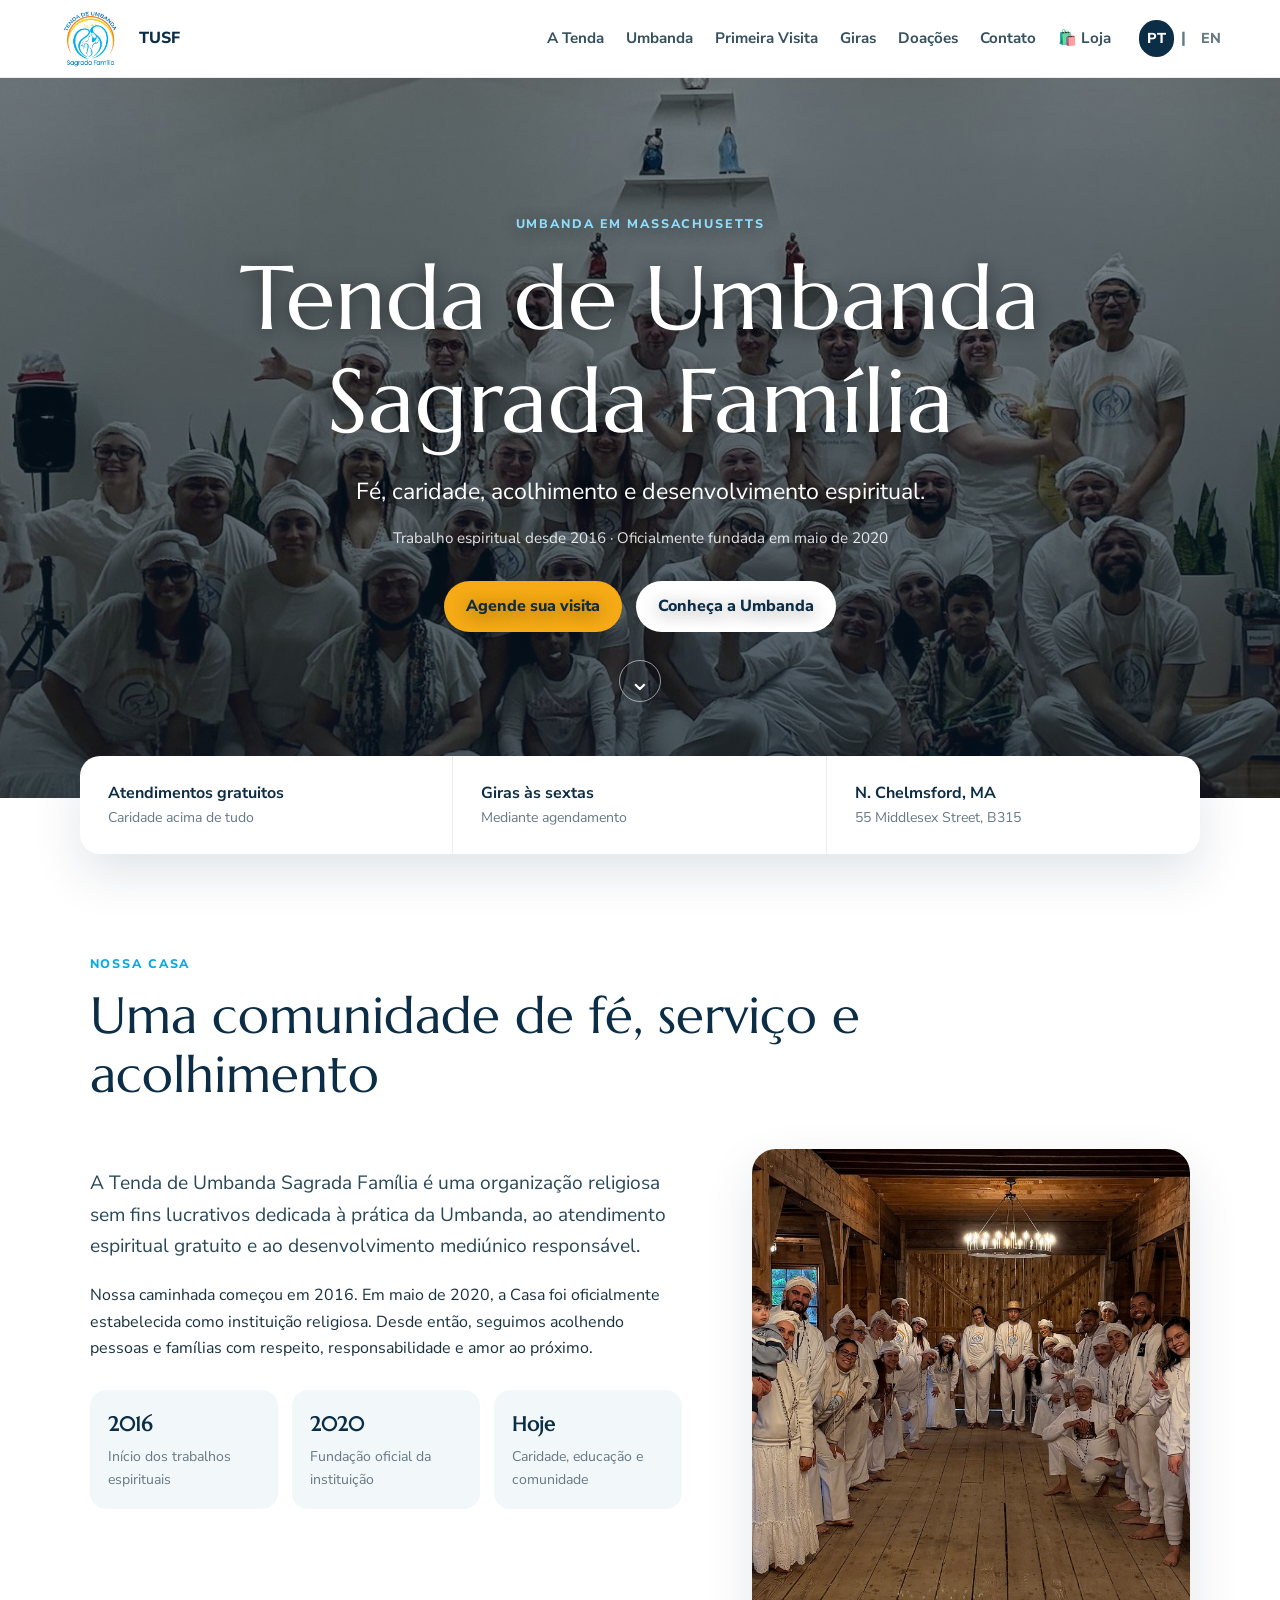
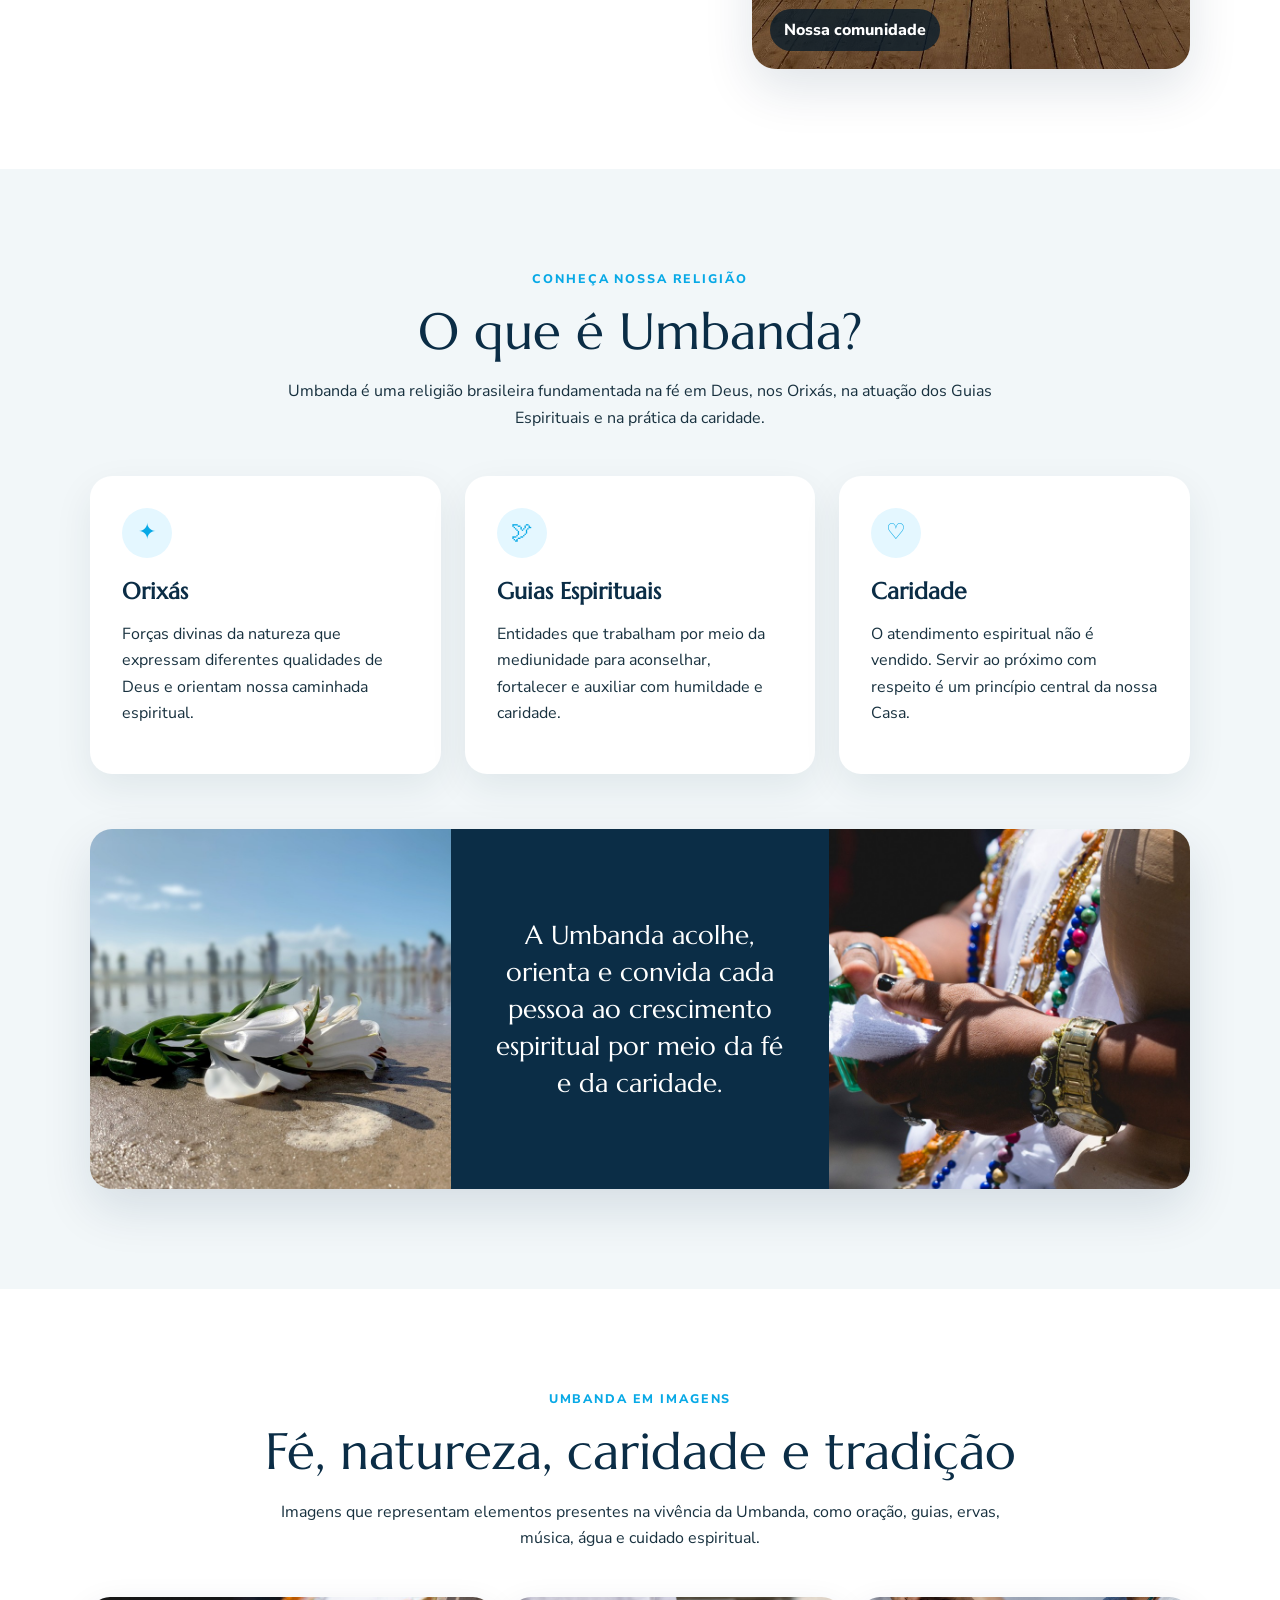
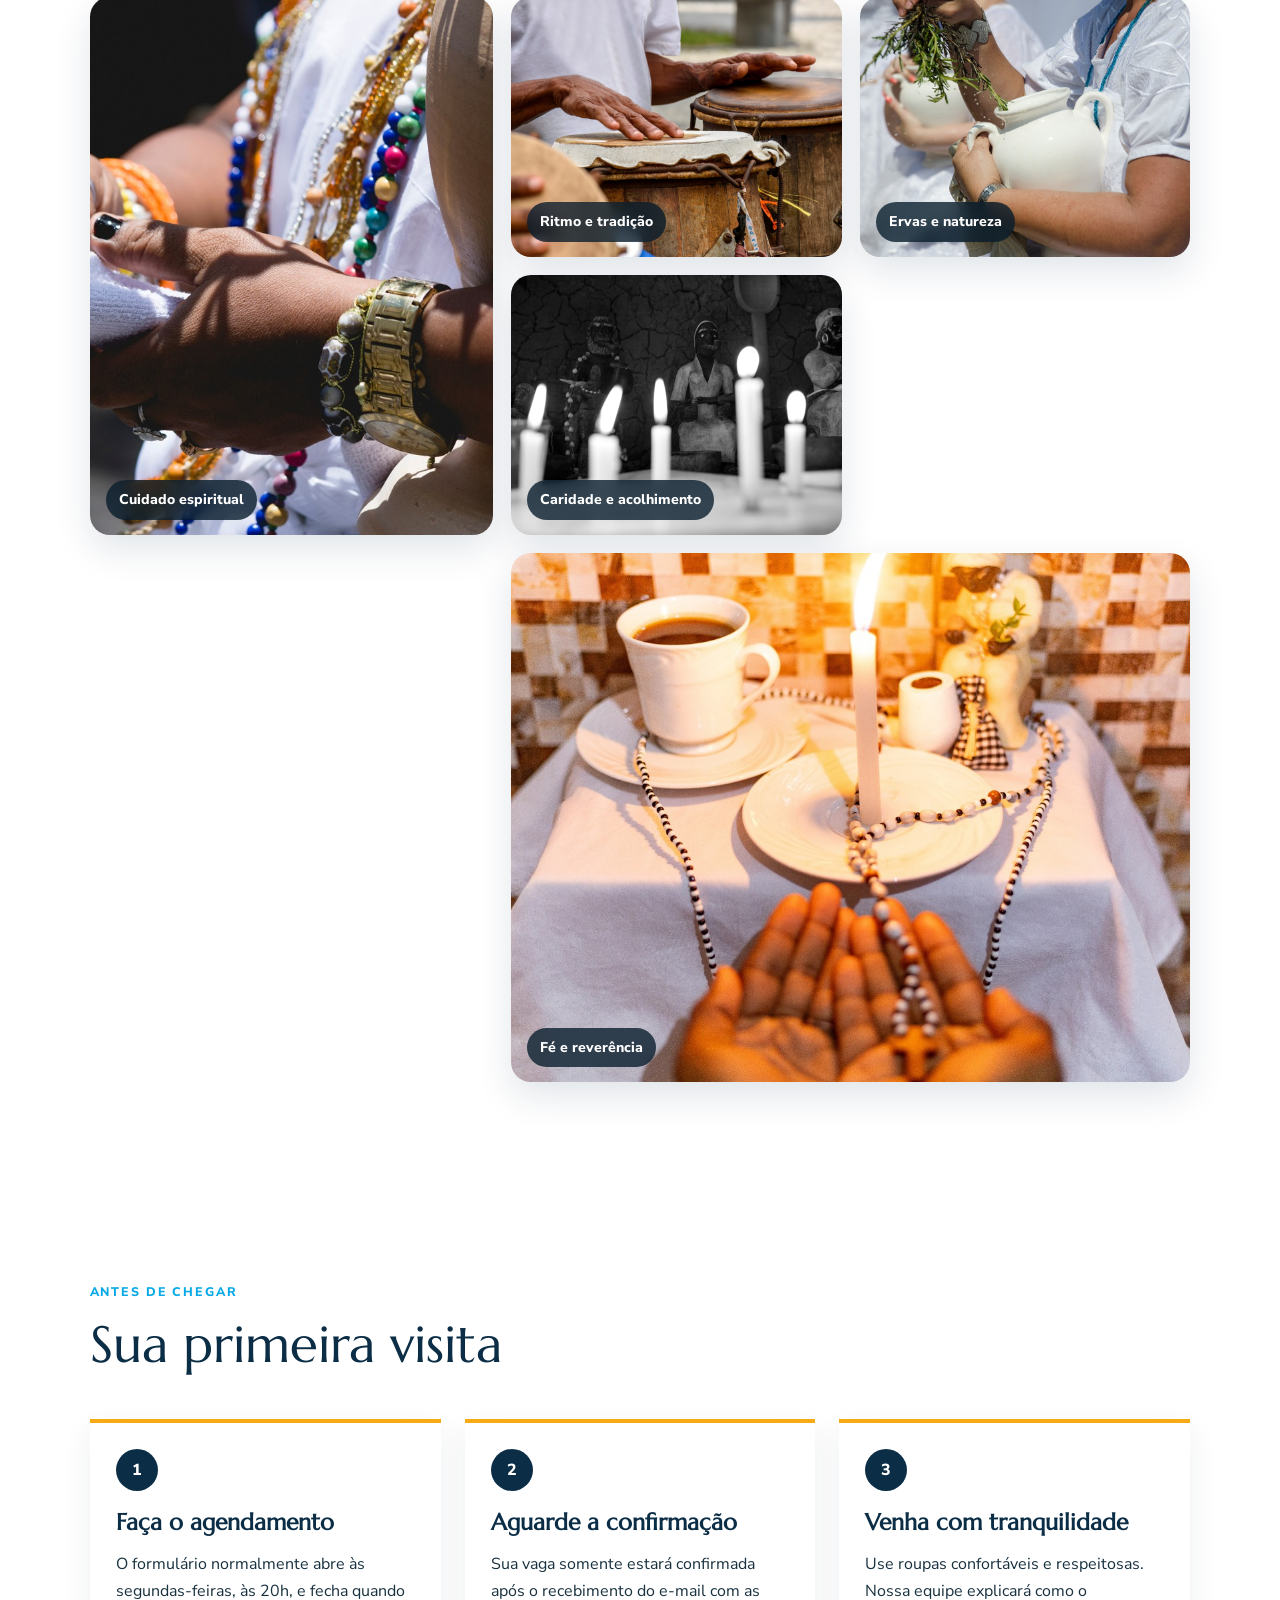
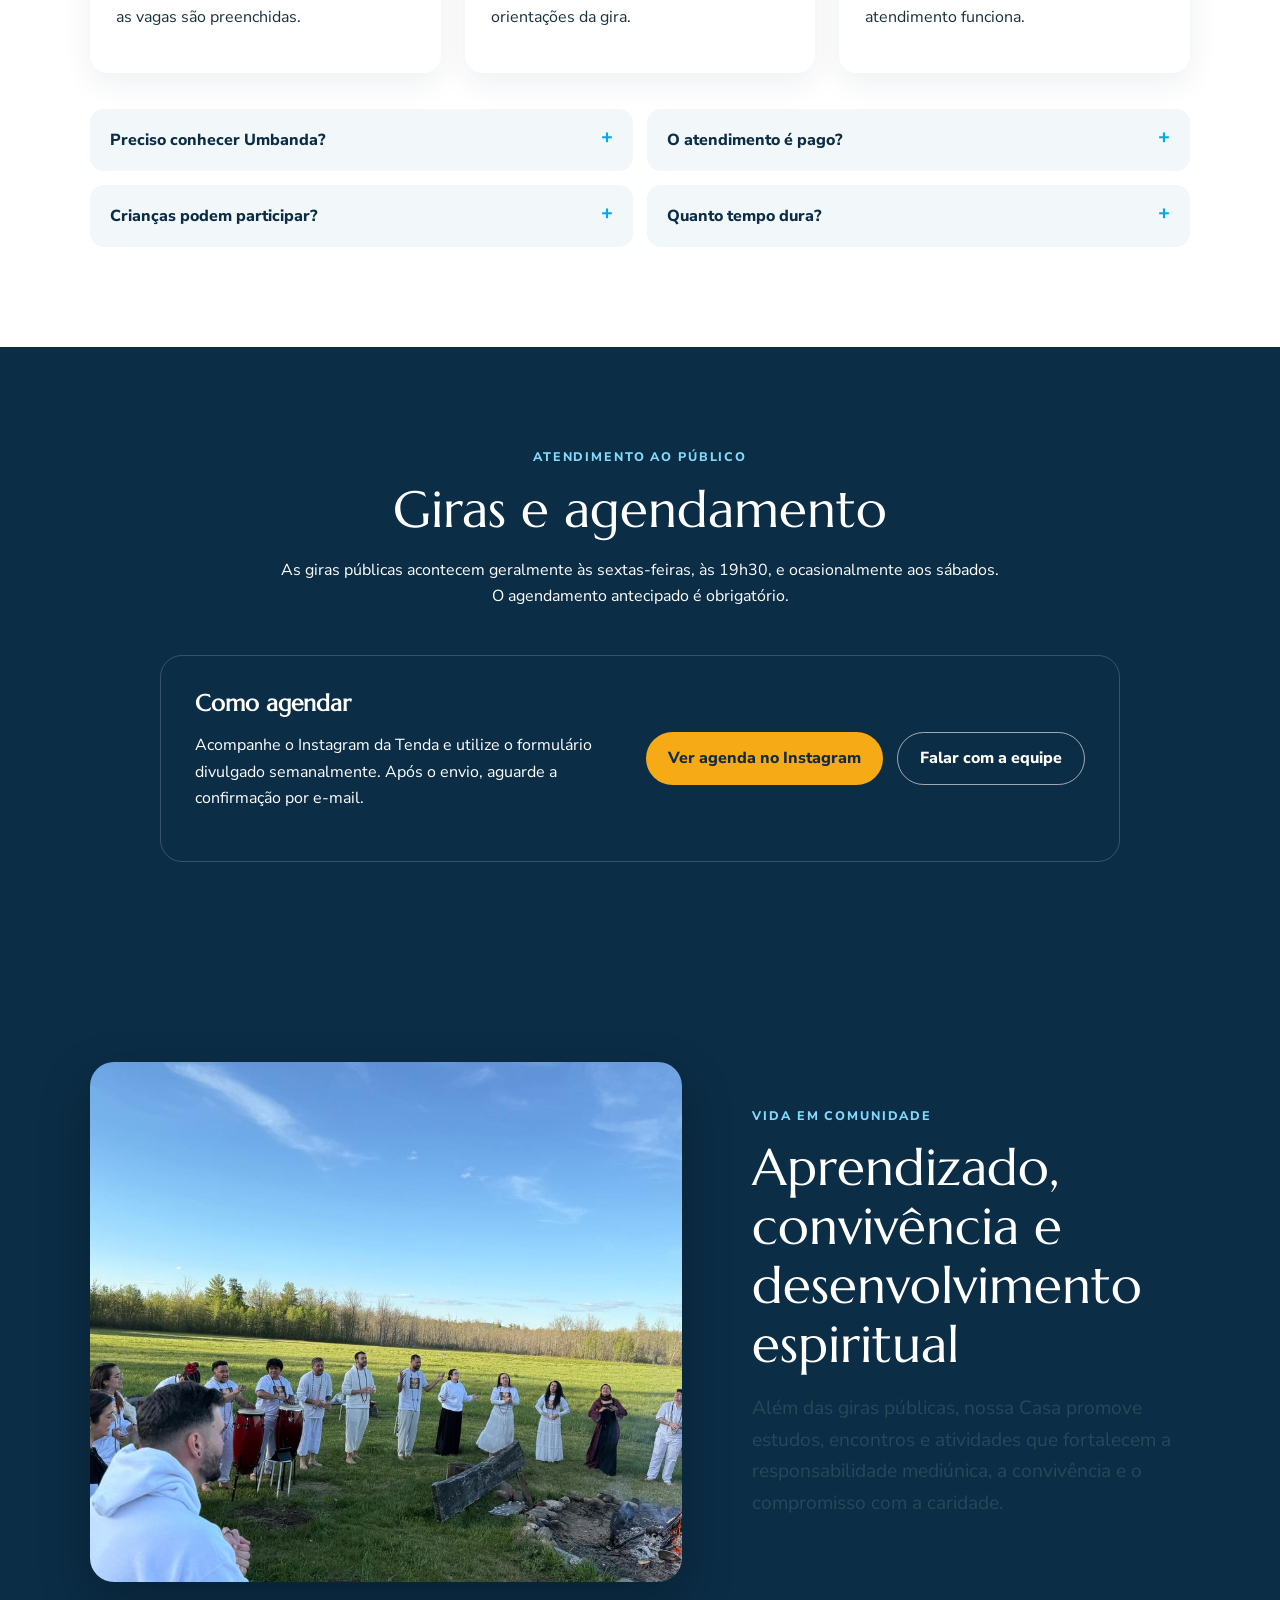
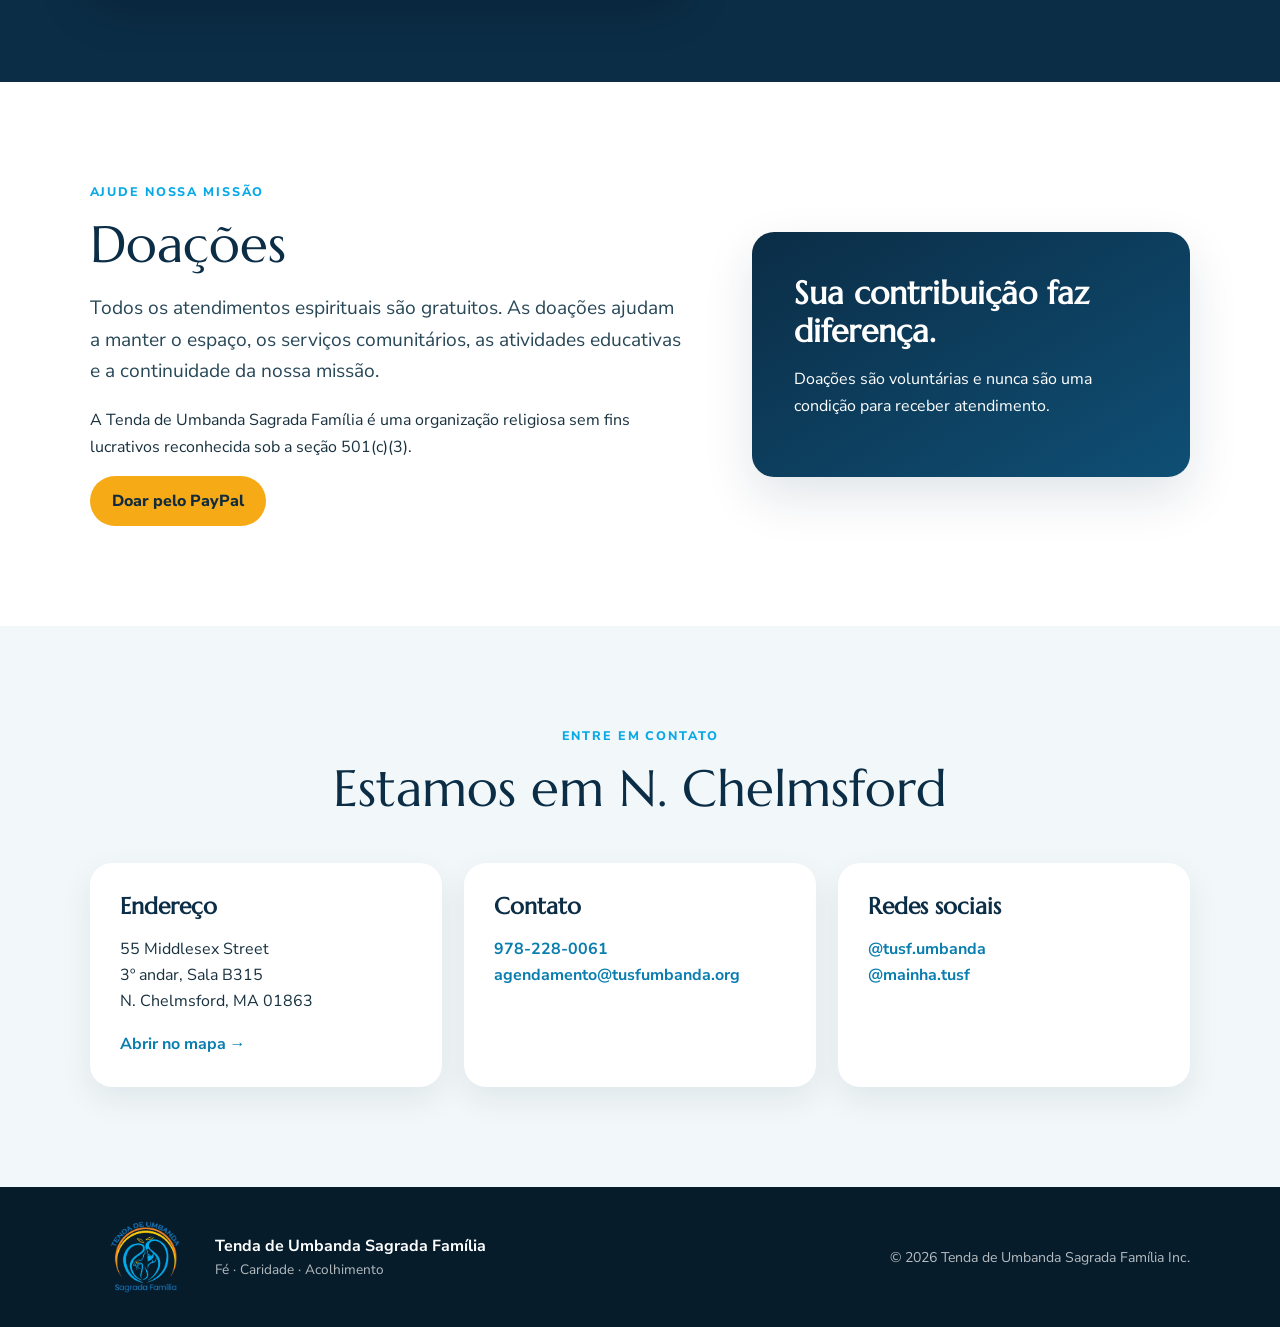
<file: index.html>
<!doctype html>
<html lang="pt-BR">
<head>
<!-- Google Tag Manager -->
<script>(function(w,d,s,l,i){w[l]=w[l]||[];w[l].push({'gtm.start':
new Date().getTime(),event:'gtm.js'});var f=d.getElementsByTagName(s)[0],
j=d.createElement(s),dl=l!='dataLayer'?'&l='+l:'';j.async=true;j.src=
'https://www.googletagmanager.com/gtm.js?id='+i+dl;f.parentNode.insertBefore(j,f);
})(window,document,'script','dataLayer','GTM-NZ9F63HS');</script>
<!-- End Google Tag Manager -->
  <meta charset="utf-8">
  <meta name="viewport" content="width=device-width, initial-scale=1">
  <title>Tenda de Umbanda Sagrada Família | Massachusetts</title>
  <meta name="description" content="Tenda de Umbanda Sagrada Família em N. Chelmsford, Massachusetts. Giras, atendimento espiritual gratuito, cursos e informações sobre Umbanda.">
  <meta name="keywords" content="Umbanda Massachusetts, Umbanda Boston, Umbanda Chelmsford, templo de Umbanda, spiritual services Massachusetts, Brazilian religion Massachusetts">
  <meta name="author" content="Tenda de Umbanda Sagrada Família">
  <meta name="theme-color" content="#0b2d46">
  <meta property="og:title" content="Tenda de Umbanda Sagrada Família">
  <meta property="og:description" content="Fé, caridade, acolhimento e desenvolvimento espiritual em N. Chelmsford, Massachusetts.">
  <meta property="og:type" content="website">
  <meta property="og:url" content="https://www.tusfumbanda.org/">
  <meta property="og:image" content="https://www.tusfumbanda.org/hero-v5.jpg">
  <meta name="twitter:card" content="summary_large_image">
  <link rel="canonical" href="https://www.tusfumbanda.org/">
  <link rel="icon" href="tusf-logo-clean.png">
  <link rel="preconnect" href="https://fonts.googleapis.com">
  <link rel="preconnect" href="https://fonts.gstatic.com" crossorigin>
  <link href="https://fonts.googleapis.com/css2?family=Marcellus&family=Nunito+Sans:wght@400;600;700;800&display=swap" rel="stylesheet">
  <link rel="stylesheet" href="styles.css">

  <script type="application/ld+json">
  {
    "@context": "https://schema.org",
    "@type": "ReligiousOrganization",
    "name": "Tenda de Umbanda Sagrada Família",
    "url": "https://www.tusfumbanda.org/",
    "logo": "https://www.tusfumbanda.org/tusf-logo-clean.png",
    "foundingDate": "2020-05",
    "address": {
      "@type": "PostalAddress",
      "streetAddress": "55 Middlesex Street, Suite B315",
      "addressLocality": "N. Chelmsford",
      "addressRegion": "MA",
      "postalCode": "01863",
      "addressCountry": "US"
    },
    "telephone": "+1-978-228-0061",
    "email": "agendamento@tusfumbanda.org",
    "sameAs": [
      "https://www.instagram.com/tusf.umbanda/",
      "https://www.instagram.com/mainha.tusf/"
    ]
  }
  </script>

</head>
<body>
<!-- Google Tag Manager (noscript) -->
<noscript><iframe src="https://www.googletagmanager.com/ns.html?id=GTM-NZ9F63HS"
height="0" width="0" style="display:none;visibility:hidden"></iframe></noscript>
<!-- End Google Tag Manager (noscript) -->
  <header class="site-header">
    <a class="brand" href="#inicio" aria-label="TUSF">
      <img src="tusf-logo-clean.png" alt="Logo da Tenda de Umbanda Sagrada Família">
      <span>TUSF</span>
    </a>
    <button class="menu-toggle" aria-label="Abrir menu" aria-expanded="false">☰</button>
    <nav class="main-nav" aria-label="Navegação principal">
      <a href="#tenda" data-pt="A Tenda" data-en="About">A Tenda</a>
      <a href="#umbanda" data-pt="Umbanda" data-en="Umbanda">Umbanda</a>
      <a href="#visita" data-pt="Primeira Visita" data-en="First Visit">Primeira Visita</a>
      <a href="#giras" data-pt="Giras" data-en="Services">Giras</a>
      <a href="#doacoes" data-pt="Doações" data-en="Donations">Doações</a>
      <a href="#contato" data-pt="Contato" data-en="Contact">Contato</a>
    
<a href="https://www.botanicadoaxe.org" target="_blank" rel="noopener noreferrer" class="store-link">🛍️ Loja</a>
</nav>
    <div class="language-switcher" aria-label="Language selector">
      <button class="lang-option active" type="button" data-lang="pt">PT</button>
      <span aria-hidden="true">|</span>
      <button class="lang-option" type="button" data-lang="en">EN</button>
    </div>
  </header>

  <main>
    <section class="hero" id="inicio">
      <div class="hero-content">
<p class="eyebrow" data-pt="Umbanda em Massachusetts" data-en="Umbanda in Massachusetts">Umbanda em Massachusetts</p>
        <h1>Tenda de Umbanda<br>Sagrada Família</h1>
        <p class="hero-subtitle" data-pt="Fé, caridade, acolhimento e desenvolvimento espiritual." data-en="Faith, charity, welcome, and spiritual growth.">Fé, caridade, acolhimento e desenvolvimento espiritual.</p>
        <p class="history-note" data-pt="Trabalho espiritual desde 2016 · Oficialmente fundada em maio de 2020" data-en="Spiritual work since 2016 · Officially established in May 2020">Trabalho espiritual desde 2016 · Oficialmente fundada em maio de 2020</p>
        <div class="hero-actions">
          <a class="button primary" href="#giras" data-pt="Agende sua visita" data-en="Schedule a visit">Agende sua visita</a>
          <a class="button secondary" href="#umbanda" data-pt="Conheça a Umbanda" data-en="Learn about Umbanda">Conheça a Umbanda</a>
        </div>
        <a class="scroll-cue" href="#tenda" aria-label="Scroll to content">⌄</a>
      </div>
    </section>

    <section class="quick-info reveal">
      <div><strong data-pt="Atendimentos gratuitos" data-en="Free spiritual services">Atendimentos gratuitos</strong><span data-pt="Caridade acima de tudo" data-en="Charity above all">Caridade acima de tudo</span></div>
      <div><strong data-pt="Giras às sextas" data-en="Friday services">Giras às sextas</strong><span data-pt="Mediante agendamento" data-en="Advance registration required">Mediante agendamento</span></div>
      <div><strong>N. Chelmsford, MA</strong><span>55 Middlesex Street, B315</span></div>
    </section>

    
    <section class="section intro reveal" id="tenda">
      <div class="section-heading">
        <p class="eyebrow" data-pt="Nossa Casa" data-en="Our Temple">Nossa Casa</p>
        <h2 data-pt="Uma comunidade de fé, serviço e acolhimento" data-en="A community of faith, service, and welcome">Uma comunidade de fé, serviço e acolhimento</h2>
      </div>
      <div class="two-column story-layout">
        <div>
          <p class="lead" data-pt="A Tenda de Umbanda Sagrada Família é uma organização religiosa sem fins lucrativos dedicada à prática da Umbanda, ao atendimento espiritual gratuito e ao desenvolvimento mediúnico responsável." data-en="Tenda de Umbanda Sagrada Família is a nonprofit religious organization dedicated to the practice of Umbanda, free spiritual assistance, and responsible mediumistic development.">A Tenda de Umbanda Sagrada Família é uma organização religiosa sem fins lucrativos dedicada à prática da Umbanda, ao atendimento espiritual gratuito e ao desenvolvimento mediúnico responsável.</p>
          <p data-pt="Nossa caminhada começou em 2016. Em maio de 2020, a Casa foi oficialmente estabelecida como instituição religiosa. Desde então, seguimos acolhendo pessoas e famílias com respeito, responsabilidade e amor ao próximo." data-en="Our journey began in 2016. In May 2020, the temple was officially established as a religious organization. Since then, we have continued welcoming individuals and families with respect, responsibility, and compassion.">Nossa caminhada começou em 2016. Em maio de 2020, a Casa foi oficialmente estabelecida como instituição religiosa. Desde então, seguimos acolhendo pessoas e famílias com respeito, responsabilidade e amor ao próximo.</p>
          <div class="timeline-inline">
            <div><strong>2016</strong><span data-pt="Início dos trabalhos espirituais" data-en="Spiritual work begins">Início dos trabalhos espirituais</span></div>
            <div><strong>2020</strong><span data-pt="Fundação oficial da instituição" data-en="Official establishment">Fundação oficial da instituição</span></div>
            <div><strong data-pt="Hoje" data-en="Today">Hoje</strong><span data-pt="Caridade, educação e comunidade" data-en="Charity, education, and community">Caridade, educação e comunidade</span></div>
          </div>
        </div>
        <figure class="story-photo">
          <img loading="lazy" decoding="async" src="community.jpg" alt="Comunidade da Tenda de Umbanda Sagrada Família">
          <figcaption data-pt="Nossa comunidade" data-en="Our community">Nossa comunidade</figcaption>
        </figure>
      </div>
    </section>

    <section class="section soft reveal" id="umbanda">
      <div class="section-heading centered">
        <p class="eyebrow" data-pt="Conheça nossa religião" data-en="Learn about our religion">Conheça nossa religião</p>
        <h2 data-pt="O que é Umbanda?" data-en="What is Umbanda?">O que é Umbanda?</h2>
        <p data-pt="Umbanda é uma religião brasileira fundamentada na fé em Deus, nos Orixás, na atuação dos Guias Espirituais e na prática da caridade." data-en="Umbanda is a Brazilian religion grounded in faith in God, the Orixás, the work of spiritual guides, and the practice of charity.">Umbanda é uma religião brasileira fundamentada na fé em Deus, nos Orixás, na atuação dos Guias Espirituais e na prática da caridade.</p>
      </div>
      <div class="cards">
        <article class="card"><div class="icon">✦</div><h3>Orixás</h3><p data-pt="Forças divinas da natureza que expressam diferentes qualidades de Deus e orientam nossa caminhada espiritual." data-en="Divine forces of nature that express different qualities of God and guide our spiritual journey.">Forças divinas da natureza que expressam diferentes qualidades de Deus e orientam nossa caminhada espiritual.</p></article>
        <article class="card"><div class="icon">🕊</div><h3 data-pt="Guias Espirituais" data-en="Spiritual Guides">Guias Espirituais</h3><p data-pt="Entidades que trabalham por meio da mediunidade para aconselhar, fortalecer e auxiliar com humildade e caridade." data-en="Spirits who work through mediumship to counsel, strengthen, and assist with humility and charity.">Entidades que trabalham por meio da mediunidade para aconselhar, fortalecer e auxiliar com humildade e caridade.</p></article>
        <article class="card"><div class="icon">♡</div><h3 data-pt="Caridade" data-en="Charity">Caridade</h3><p data-pt="O atendimento espiritual não é vendido. Servir ao próximo com respeito é um princípio central da nossa Casa." data-en="Spiritual assistance is not sold. Serving others with respect is a central principle of our temple.">O atendimento espiritual não é vendido. Servir ao próximo com respeito é um princípio central da nossa Casa.</p></article>
      </div>
      <div class="photo-strip">
        <img loading="lazy" decoding="async" src="gallery-candles.jpg" alt="Velas em ambiente de oração">
        <div class="photo-quote">
          <blockquote data-pt="A Umbanda acolhe, orienta e convida cada pessoa ao crescimento espiritual por meio da fé e da caridade." data-en="Umbanda welcomes, guides, and invites each person toward spiritual growth through faith and charity.">A Umbanda acolhe, orienta e convida cada pessoa ao crescimento espiritual por meio da fé e da caridade.</blockquote>
        </div>
        <img loading="lazy" decoding="async" src="gallery-ritual.jpg" alt="Mãos durante um gesto de cuidado espiritual">
      </div>
    </section>


    
    <section class="section gallery-section reveal" id="galeria">
      <div class="section-heading centered">
        <p class="eyebrow" data-pt="Umbanda em imagens" data-en="Umbanda in images">Umbanda em imagens</p>
        <h2 data-pt="Fé, natureza, caridade e tradição" data-en="Faith, nature, charity, and tradition">Fé, natureza, caridade e tradição</h2>
        <p data-pt="Imagens que representam elementos presentes na vivência da Umbanda, como oração, guias, ervas, música, água e cuidado espiritual." data-en="Images representing elements found in Umbanda, including prayer, sacred beads, herbs, music, water, and spiritual care.">Imagens que representam elementos presentes na vivência da Umbanda, como oração, guias, ervas, música, água e cuidado espiritual.</p>
      </div>
      <div class="gallery-grid-v3">
        <figure class="tall"><img loading="lazy" decoding="async" src="gallery-ritual.jpg" alt="Preparação ritual e guias"><figcaption data-pt="Cuidado espiritual" data-en="Spiritual care">Cuidado espiritual</figcaption></figure>
        <figure><img loading="lazy" decoding="async" src="gallery-drums.jpg" alt="Mãos tocando atabaques"><figcaption data-pt="Ritmo e tradição" data-en="Rhythm and tradition">Ritmo e tradição</figcaption></figure>
        <figure><img loading="lazy" decoding="async" src="gallery-herbs.jpg" alt="Ervas em recipiente branco"><figcaption data-pt="Ervas e natureza" data-en="Herbs and nature">Ervas e natureza</figcaption></figure>
        <figure><img loading="lazy" decoding="async" src="gallery-care.jpg" alt="Mãos em gesto de cuidado"><figcaption data-pt="Caridade e acolhimento" data-en="Charity and welcome">Caridade e acolhimento</figcaption></figure>
        <figure class="wide"><img loading="lazy" decoding="async" src="gallery-altar.jpg" alt="Velas e elementos de um altar"><figcaption data-pt="Fé e reverência" data-en="Faith and reverence">Fé e reverência</figcaption></figure>
      </div>
    </section>

    <section class="section reveal" id="visita">
      <div class="section-heading"><p class="eyebrow" data-pt="Antes de chegar" data-en="Before you arrive">Antes de chegar</p><h2 data-pt="Sua primeira visita" data-en="Your first visit">Sua primeira visita</h2></div>
      <div class="steps">
        <article><span>1</span><h3 data-pt="Faça o agendamento" data-en="Register in advance">Faça o agendamento</h3><p data-pt="O formulário normalmente abre às segundas-feiras, às 20h, e fecha quando as vagas são preenchidas." data-en="The registration form usually opens Mondays at 8:00 PM and closes when all spaces are filled.">O formulário normalmente abre às segundas-feiras, às 20h, e fecha quando as vagas são preenchidas.</p></article>
        <article><span>2</span><h3 data-pt="Aguarde a confirmação" data-en="Wait for confirmation">Aguarde a confirmação</h3><p data-pt="Sua vaga somente estará confirmada após o recebimento do e-mail com as orientações da gira." data-en="Your space is confirmed only after you receive the email with service instructions.">Sua vaga somente estará confirmada após o recebimento do e-mail com as orientações da gira.</p></article>
        <article><span>3</span><h3 data-pt="Venha com tranquilidade" data-en="Come with peace of mind">Venha com tranquilidade</h3><p data-pt="Use roupas confortáveis e respeitosas. Nossa equipe explicará como o atendimento funciona." data-en="Wear comfortable, respectful clothing. Our team will explain how the service works.">Use roupas confortáveis e respeitosas. Nossa equipe explicará como o atendimento funciona.</p></article>
      </div>
      <div class="faq-grid">
        <details><summary data-pt="Preciso conhecer Umbanda?" data-en="Do I need to know Umbanda?">Preciso conhecer Umbanda?</summary><p data-pt="Não. Pessoas de todas as origens e crenças são bem-vindas." data-en="No. People of all backgrounds and beliefs are welcome.">Não. Pessoas de todas as origens e crenças são bem-vindas.</p></details>
        <details><summary data-pt="O atendimento é pago?" data-en="Is there a fee?">O atendimento é pago?</summary><p data-pt="Não. Os atendimentos espirituais e o agendamento são gratuitos. Doações são voluntárias." data-en="No. Spiritual services and registration are free. Donations are voluntary.">Não. Os atendimentos espirituais e o agendamento são gratuitos. Doações são voluntárias.</p></details>
        <details><summary data-pt="Crianças podem participar?" data-en="May children attend?">Crianças podem participar?</summary><p data-pt="As regras dependem da linha de trabalho e da gira. Consulte a informação divulgada para cada evento." data-en="Rules depend on the spiritual line and the specific service. Please review the information published for each event.">As regras dependem da linha de trabalho e da gira. Consulte a informação divulgada para cada evento.</p></details>
        <details><summary data-pt="Quanto tempo dura?" data-en="How long does it last?">Quanto tempo dura?</summary><p data-pt="A duração varia conforme a gira e o número de participantes. Reserve a noite para participar com tranquilidade." data-en="Duration varies by service and attendance. Please allow the evening so you can participate without rushing.">A duração varia conforme a gira e o número de participantes. Reserve a noite para participar com tranquilidade.</p></details>
      </div>
    </section>

    <section class="section dark reveal" id="giras">
      <div class="section-heading centered"><p class="eyebrow" data-pt="Atendimento ao público" data-en="Public spiritual services">Atendimento ao público</p><h2 data-pt="Giras e agendamento" data-en="Services and appointments">Giras e agendamento</h2><p data-pt="As giras públicas acontecem geralmente às sextas-feiras, às 19h30, e ocasionalmente aos sábados. O agendamento antecipado é obrigatório." data-en="Public services are generally held Fridays at 7:30 PM and occasionally on Saturdays. Advance registration is required.">As giras públicas acontecem geralmente às sextas-feiras, às 19h30, e ocasionalmente aos sábados. O agendamento antecipado é obrigatório.</p></div>
      <div class="gira-panel">
        <div><h3 data-pt="Como agendar" data-en="How to register">Como agendar</h3><p data-pt="Acompanhe o Instagram da Tenda e utilize o formulário divulgado semanalmente. Após o envio, aguarde a confirmação por e-mail." data-en="Follow the temple on Instagram and use the weekly registration form. After submitting, wait for confirmation by email.">Acompanhe o Instagram da Tenda e utilize o formulário divulgado semanalmente. Após o envio, aguarde a confirmação por e-mail.</p></div>
        <div class="gira-actions">
          <a class="button primary" href="https://www.instagram.com/tusf.umbanda/" target="_blank" rel="noopener" data-pt="Ver agenda no Instagram" data-en="View schedule on Instagram">Ver agenda no Instagram</a>
          <a class="button outline" href="mailto:agendamento@tusfumbanda.org" data-pt="Falar com a equipe" data-en="Contact the team">Falar com a equipe</a>
        </div>
      </div>
    </section>


    <section class="section community-section reveal" id="comunidade">
      <div class="two-column community-layout">
        <figure class="community-photo">
          <img loading="lazy" decoding="async" src="community-fire.jpg" alt="Comunidade reunida ao redor do fogo">
        </figure>
        <div>
          <p class="eyebrow" data-pt="Vida em comunidade" data-en="Community life">Vida em comunidade</p>
          <h2 data-pt="Aprendizado, convivência e desenvolvimento espiritual" data-en="Learning, fellowship, and spiritual growth">Aprendizado, convivência e desenvolvimento espiritual</h2>
          <p class="lead" data-pt="Além das giras públicas, nossa Casa promove estudos, encontros e atividades que fortalecem a responsabilidade mediúnica, a convivência e o compromisso com a caridade." data-en="Beyond public services, our temple offers studies, gatherings, and activities that strengthen responsible mediumship, fellowship, and a commitment to charity.">Além das giras públicas, nossa Casa promove estudos, encontros e atividades que fortalecem a responsabilidade mediúnica, a convivência e o compromisso com a caridade.</p>
        </div>
      </div>
    </section>

    <section class="section reveal" id="doacoes">
      <div class="two-column donation">
        <div><p class="eyebrow" data-pt="Ajude nossa missão" data-en="Support our mission">Ajude nossa missão</p><h2 data-pt="Doações" data-en="Donations">Doações</h2><p class="lead" data-pt="Todos os atendimentos espirituais são gratuitos. As doações ajudam a manter o espaço, os serviços comunitários, as atividades educativas e a continuidade da nossa missão." data-en="All spiritual services are free. Donations help maintain our space, community services, educational activities, and the continuation of our mission.">Todos os atendimentos espirituais são gratuitos. As doações ajudam a manter o espaço, os serviços comunitários, as atividades educativas e a continuidade da nossa missão.</p><p data-pt="A Tenda de Umbanda Sagrada Família é uma organização religiosa sem fins lucrativos reconhecida sob a seção 501(c)(3)." data-en="Tenda de Umbanda Sagrada Família is a nonprofit religious organization recognized under section 501(c)(3).">A Tenda de Umbanda Sagrada Família é uma organização religiosa sem fins lucrativos reconhecida sob a seção 501(c)(3).</p><a class="button primary" href="https://www.paypal.com/donate/?hosted_button_id=L3Z8VAE2CJRAY" target="_blank" rel="noopener" data-pt="Doar pelo PayPal" data-en="Donate through PayPal">Doar pelo PayPal</a></div>
        <div class="donation-note"><strong data-pt="Sua contribuição faz diferença." data-en="Your contribution makes a difference.">Sua contribuição faz diferença.</strong><p data-pt="Doações são voluntárias e nunca são uma condição para receber atendimento." data-en="Donations are voluntary and are never a condition for receiving spiritual assistance.">Doações são voluntárias e nunca são uma condição para receber atendimento.</p></div>
      </div>
    </section>

    <section class="section soft reveal" id="contato">
      <div class="section-heading centered"><p class="eyebrow" data-pt="Entre em contato" data-en="Get in touch">Entre em contato</p><h2 data-pt="Estamos em N. Chelmsford" data-en="We are in N. Chelmsford">Estamos em N. Chelmsford</h2></div>
      <div class="contact-grid">
        <article><h3 data-pt="Endereço" data-en="Address">Endereço</h3><p>55 Middlesex Street<br>3º andar, Sala B315<br>N. Chelmsford, MA 01863</p><a href="https://maps.google.com/?q=55+Middlesex+Street+North+Chelmsford+MA+01863" target="_blank" rel="noopener" data-pt="Abrir no mapa →" data-en="Open map →">Abrir no mapa →</a></article>
        <article><h3 data-pt="Contato" data-en="Contact">Contato</h3><p><a href="tel:+19782280061">978-228-0061</a><br><a href="mailto:agendamento@tusfumbanda.org">agendamento@tusfumbanda.org</a></p></article>
        <article><h3 data-pt="Redes sociais" data-en="Social media">Redes sociais</h3><p><a href="https://www.instagram.com/tusf.umbanda/" target="_blank" rel="noopener">@tusf.umbanda</a><br><a href="https://www.instagram.com/mainha.tusf/" target="_blank" rel="noopener">@mainha.tusf</a></p></article>
      </div>
    </section>
  </main>

  <footer>
    <div class="footer-brand"><img src="tusf-logo-clean.png" alt=""><div><strong>Tenda de Umbanda Sagrada Família</strong><span data-pt="Fé · Caridade · Acolhimento" data-en="Faith · Charity · Welcome">Fé · Caridade · Acolhimento</span></div></div>
    <p>© <span id="year"></span> Tenda de Umbanda Sagrada Família Inc.</p>
  </footer>
  <script src="script.js"></script>
</body>
</html>
</file>
<file: styles.css>
:root{--navy:#0b2d46;--blue:#08a9e6;--gold:#f5aa16;--ink:#18313f;--soft:#f2f7f9;--white:#fff;--muted:#667985;--radius:22px;--shadow:0 20px 50px rgba(11,45,70,.12)}*{box-sizing:border-box}html{scroll-behavior:smooth}body{margin:0;font-family:'Nunito Sans',sans-serif;color:var(--ink);background:#fff;line-height:1.65}img{max-width:100%;display:block}a{color:inherit}.site-header{height:78px;position:sticky;top:0;z-index:1000;display:flex;align-items:center;gap:28px;padding:10px clamp(18px,4vw,60px);background:rgba(255,255,255,.96);backdrop-filter:blur(14px);border-bottom:1px solid rgba(11,45,70,.08)}.brand{display:flex;align-items:center;gap:10px;text-decoration:none;font-weight:800;color:var(--navy)}.brand img{width:78px;height:56px;object-fit:contain}.main-nav{margin-left:auto;display:flex;align-items:center;gap:22px}.main-nav a{text-decoration:none;font-size:.95rem;font-weight:700;color:#35505e}.main-nav a:hover{color:var(--blue)}.language-toggle,.menu-toggle{border:0;background:var(--navy);color:#fff;border-radius:999px;font-weight:800;cursor:pointer}.language-toggle{padding:10px 14px}.menu-toggle{display:none;font-size:1.25rem;padding:8px 12px}.hero{min-height:720px;display:grid;place-items:center;text-align:center;color:#fff;background-image:linear-gradient(rgba(5,22,36,.48),rgba(5,22,36,.76)),url('hero-v5.jpg');background-size:cover;background-position:center;padding:90px 20px 70px}.hero-content{max-width:960px}.hero-logo{width:min(330px,70vw);height:auto;object-fit:contain;margin:0 auto 22px;filter:drop-shadow(0 14px 30px rgba(0,0,0,.22))}.eyebrow{text-transform:uppercase;letter-spacing:.15em;font-size:.78rem;font-weight:800;color:var(--blue);margin:0 0 12px}.hero .eyebrow{color:#8fddfb}h1,h2,h3{font-family:'Marcellus',serif;line-height:1.15;margin-top:0}h1{font-size:clamp(2.8rem,7vw,5.8rem);margin-bottom:20px;font-weight:400}h2{font-size:clamp(2rem,4vw,3.55rem);color:var(--navy);margin-bottom:18px;font-weight:400}h3{font-size:1.45rem;color:var(--navy);margin-bottom:10px}.hero-subtitle{font-size:clamp(1.15rem,2.3vw,1.45rem);max-width:740px;margin:0 auto 10px}.history-note{font-size:.95rem;opacity:.86;margin-bottom:30px}.hero-actions,.gira-actions{display:flex;gap:14px;justify-content:center;flex-wrap:wrap}.button{display:inline-flex;align-items:center;justify-content:center;min-height:50px;padding:12px 22px;border-radius:999px;text-decoration:none;font-weight:800;transition:.2s ease}.button:hover{transform:translateY(-2px)}.button.primary{background:var(--gold);color:#122c3d}.button.secondary{background:#fff;color:var(--navy)}.button.outline{border:1px solid rgba(255,255,255,.6);color:#fff}.quick-info{display:grid;grid-template-columns:repeat(3,1fr);max-width:1120px;margin:-42px auto 0;background:#fff;border-radius:20px;box-shadow:var(--shadow);position:relative;z-index:5}.quick-info div{padding:24px 28px;border-right:1px solid #e7eef1}.quick-info div:last-child{border-right:0}.quick-info strong,.quick-info span{display:block}.quick-info strong{color:var(--navy)}.quick-info span{font-size:.88rem;color:var(--muted)}.section{padding:100px clamp(20px,7vw,110px)}.section.soft{background:var(--soft)}.section.dark{background:var(--navy);color:#fff}.section.dark h2,.section.dark h3{color:#fff}.section.dark .eyebrow{color:#83d9fb}.section-heading{max-width:820px;margin-bottom:45px}.section-heading.centered{text-align:center;margin-left:auto;margin-right:auto}.section-heading.centered p{max-width:720px;margin-left:auto;margin-right:auto}.lead{font-size:1.2rem;color:#294858}.two-column{display:grid;grid-template-columns:1.15fr .85fr;gap:70px;align-items:center}.timeline-card{background:var(--navy);padding:24px 30px;border-radius:var(--radius);color:#fff;box-shadow:var(--shadow)}.timeline-card div{display:grid;grid-template-columns:90px 1fr;gap:20px;padding:20px 0;border-bottom:1px solid rgba(255,255,255,.13)}.timeline-card div:last-child{border-bottom:0}.timeline-card span{font-family:'Marcellus',serif;font-size:1.5rem;color:var(--gold)}.timeline-card p{margin:0}.cards{display:grid;grid-template-columns:repeat(3,1fr);gap:24px}.card{background:#fff;border-radius:var(--radius);padding:32px;box-shadow:0 14px 38px rgba(11,45,70,.08)}.icon{width:50px;height:50px;border-radius:50%;display:grid;place-items:center;background:#e4f7ff;color:var(--blue);font-size:1.35rem;margin-bottom:20px}.photo-strip{display:grid;grid-template-columns:1fr 1.05fr 1fr;margin-top:55px;min-height:360px;border-radius:var(--radius);overflow:hidden;box-shadow:var(--shadow)}.photo-strip img{width:100%;height:100%;object-fit:cover}.photo-quote{display:grid;place-items:center;padding:40px;background:var(--navy);color:#fff}blockquote{font-family:'Marcellus',serif;font-size:clamp(1.35rem,2vw,2rem);margin:0;text-align:center;line-height:1.45}.steps{display:grid;grid-template-columns:repeat(3,1fr);gap:24px}.steps article{border-top:4px solid var(--gold);padding:26px;background:#fff;box-shadow:0 10px 30px rgba(11,45,70,.07);border-radius:0 0 18px 18px}.steps span{display:inline-grid;place-items:center;width:42px;height:42px;border-radius:50%;background:var(--navy);color:#fff;font-weight:800;margin-bottom:18px}.faq-grid{display:grid;grid-template-columns:1fr 1fr;gap:14px;margin-top:36px}details{background:var(--soft);padding:18px 20px;border-radius:14px}summary{cursor:pointer;font-weight:800;color:var(--navy)}details p{margin-bottom:0}.gira-panel{max-width:960px;margin:0 auto;border:1px solid rgba(255,255,255,.18);border-radius:var(--radius);padding:34px;display:grid;grid-template-columns:1fr auto;gap:30px;align-items:center}.gira-actions{justify-content:flex-end}.donation-note{background:linear-gradient(150deg,#0b2d46,#0f4f75);color:#fff;border-radius:var(--radius);padding:42px;box-shadow:var(--shadow)}.donation-note strong{font-family:'Marcellus',serif;font-size:2rem;line-height:1.2;display:block;margin-bottom:15px}.contact-grid{display:grid;grid-template-columns:repeat(3,1fr);gap:22px}.contact-grid article{background:#fff;border-radius:var(--radius);padding:30px;box-shadow:0 12px 32px rgba(11,45,70,.08)}.contact-grid a{color:#087daf;font-weight:700;text-decoration:none}footer{padding:34px clamp(20px,7vw,110px);background:#071c2b;color:#fff;display:flex;justify-content:space-between;gap:20px;align-items:center}.footer-brand{display:flex;gap:15px;align-items:center}.footer-brand img{width:110px;height:72px;object-fit:contain}.footer-brand strong,.footer-brand span{display:block}.footer-brand span{opacity:.7;font-size:.85rem}footer p{margin:0;opacity:.7;font-size:.88rem}@media(max-width:900px){.menu-toggle{display:block;margin-left:auto}.main-nav{display:none;position:absolute;top:78px;left:0;right:0;background:#fff;padding:18px 24px;box-shadow:0 18px 35px rgba(0,0,0,.12);flex-direction:column;align-items:flex-start}.main-nav.open{display:flex}.quick-info{grid-template-columns:1fr;margin:-28px 18px 0}.quick-info div{border-right:0;border-bottom:1px solid #e7eef1}.two-column,.cards,.steps,.contact-grid,.photo-strip,.gira-panel{grid-template-columns:1fr}.photo-strip img{height:260px}.gira-actions{justify-content:flex-start}}@media(max-width:600px){.site-header{padding:10px 14px;gap:10px}.brand span{display:none}.hero{min-height:680px;padding-top:70px}.hero-logo{width:min(260px,78vw);height:auto}.section{padding:72px 20px}.faq-grid{grid-template-columns:1fr}footer{flex-direction:column;align-items:flex-start}}
.gallery-section{background:#fff}
.gallery-grid{display:grid;grid-template-columns:1.2fr .8fr .8fr;grid-template-rows:280px 280px;gap:18px;max-width:1180px;margin:0 auto}
.gallery-grid figure{position:relative;margin:0;border-radius:20px;overflow:hidden;box-shadow:0 14px 36px rgba(11,45,70,.12);background:#0b2d46}
.gallery-grid figure.gallery-large{grid-row:1/3}
.gallery-grid figure.gallery-wide{grid-column:2/4}
.gallery-grid img{width:100%;height:100%;object-fit:cover;transition:transform .35s ease}
.gallery-grid figure:hover img{transform:scale(1.035)}
.gallery-grid figcaption{position:absolute;left:16px;bottom:15px;padding:8px 13px;border-radius:999px;background:rgba(7,28,43,.78);color:#fff;font-weight:800;font-size:.88rem;backdrop-filter:blur(8px)}
@media(max-width:900px){
  .gallery-grid{grid-template-columns:1fr 1fr;grid-template-rows:260px 220px 240px}
  .gallery-grid figure.gallery-large{grid-row:1/3}
  .gallery-grid figure.gallery-wide{grid-column:1/3}
}
@media(max-width:600px){
  .gallery-grid{display:grid;grid-template-columns:1fr;grid-template-rows:repeat(4,250px)}
  .gallery-grid figure.gallery-large,.gallery-grid figure.gallery-wide{grid-row:auto;grid-column:auto}
}

.story-layout{align-items:stretch}
.story-photo{position:relative;margin:0;border-radius:24px;overflow:hidden;box-shadow:var(--shadow);min-height:520px}
.story-photo img{width:100%;height:100%;object-fit:cover}
.story-photo figcaption{position:absolute;left:18px;bottom:18px;background:rgba(7,28,43,.78);color:#fff;padding:8px 14px;border-radius:999px;font-weight:800}
.timeline-inline{display:grid;grid-template-columns:repeat(3,1fr);gap:14px;margin-top:28px}
.timeline-inline div{background:var(--soft);padding:18px;border-radius:16px}
.timeline-inline strong,.timeline-inline span{display:block}
.timeline-inline strong{font-family:'Marcellus',serif;color:var(--navy);font-size:1.25rem}
.timeline-inline span{font-size:.88rem;color:var(--muted);margin-top:4px}
.gallery-grid-v3{display:grid;grid-template-columns:1.1fr .9fr .9fr;grid-template-rows:260px 260px;gap:18px;max-width:1180px;margin:0 auto}
.gallery-grid-v3 figure{position:relative;margin:0;border-radius:20px;overflow:hidden;box-shadow:0 14px 36px rgba(11,45,70,.12)}
.gallery-grid-v3 figure.tall{grid-row:1/3}
.gallery-grid-v3 figure.wide{grid-column:2/4}
.gallery-grid-v3 img{width:100%;height:100%;object-fit:cover;transition:transform .35s ease}
.gallery-grid-v3 figure:hover img{transform:scale(1.035)}
.gallery-grid-v3 figcaption{position:absolute;left:16px;bottom:15px;padding:8px 13px;border-radius:999px;background:rgba(7,28,43,.78);color:#fff;font-weight:800;font-size:.88rem;backdrop-filter:blur(8px)}
.community-section{background:#0b2d46;color:#fff}
.community-section h2{color:#fff}
.community-section .eyebrow{color:#83d9fb}
.community-layout{align-items:center}
.community-photo{margin:0;border-radius:24px;overflow:hidden;box-shadow:0 20px 50px rgba(0,0,0,.25)}
.community-photo img{width:100%;height:520px;object-fit:cover}
@media(max-width:900px){
  .timeline-inline{grid-template-columns:1fr}
  .gallery-grid-v3{grid-template-columns:1fr 1fr;grid-template-rows:260px 220px 240px}
  .gallery-grid-v3 figure.tall{grid-row:1/3}
  .gallery-grid-v3 figure.wide{grid-column:1/3}
  .community-photo img{height:380px}
}
@media(max-width:600px){
  .gallery-grid-v3{grid-template-columns:1fr;grid-template-rows:repeat(5,240px)}
  .gallery-grid-v3 figure.tall,.gallery-grid-v3 figure.wide{grid-row:auto;grid-column:auto}
  .story-photo{min-height:360px}
}

.hero-content{padding-top:20px}
.hero h1{max-width:980px;margin-left:auto;margin-right:auto}
.site-header .brand{min-width:92px}
@media(max-width:600px){
  .brand img{width:62px;height:46px}
}

/* V5 image treatment */
.gallery-grid-v3 figure:nth-child(4) img{filter:grayscale(100%) contrast(1.04)}
.gallery-grid-v3 figure img{background:#e9eef1}
.hero{background-position:center 42%}
@media(max-width:600px){
  .hero{background-position:center}
}

/* V6 final polish */
body{overflow-x:hidden}
.site-header{transition:box-shadow .25s ease,background .25s ease}
.site-header.scrolled{box-shadow:0 10px 30px rgba(11,45,70,.10);background:rgba(255,255,255,.985)}
.language-switcher{display:flex;align-items:center;gap:7px;color:var(--muted);font-weight:800}
.lang-option{border:0;background:transparent;color:var(--muted);font:inherit;font-size:.9rem;padding:7px 8px;border-radius:999px;cursor:pointer}
.lang-option.active{background:var(--navy);color:#fff}
.lang-option:focus-visible,.menu-toggle:focus-visible,.button:focus-visible,a:focus-visible,summary:focus-visible{outline:3px solid rgba(8,169,230,.42);outline-offset:3px}
.scroll-cue{display:inline-grid;place-items:center;width:42px;height:42px;margin:28px auto 0;border:1px solid rgba(255,255,255,.55);border-radius:50%;color:#fff;text-decoration:none;font-size:1.6rem;animation:floatCue 1.8s ease-in-out infinite}
@keyframes floatCue{0%,100%{transform:translateY(0)}50%{transform:translateY(7px)}}
.reveal{opacity:0;transform:translateY(24px);transition:opacity .7s ease,transform .7s ease}
.reveal.visible{opacity:1;transform:none}
.card,.steps article,.contact-grid article,.gallery-grid-v3 figure,.story-photo,.community-photo,.donation-note{transition:transform .25s ease,box-shadow .25s ease}
.card:hover,.steps article:hover,.contact-grid article:hover,.gallery-grid-v3 figure:hover,.story-photo:hover,.community-photo:hover,.donation-note:hover{transform:translateY(-4px);box-shadow:0 22px 50px rgba(11,45,70,.14)}
.main-nav a{position:relative}
.main-nav a::after{content:"";position:absolute;left:0;right:100%;bottom:-6px;height:2px;background:var(--blue);transition:right .25s ease}
.main-nav a:hover::after{right:0}
details[open]{box-shadow:0 10px 24px rgba(11,45,70,.07)}
summary{list-style:none}
summary::-webkit-details-marker{display:none}
summary::after{content:"+";float:right;color:var(--blue);font-size:1.25rem;line-height:1}
details[open] summary::after{content:"–"}
.hero{background-attachment:fixed}
@media(max-width:900px){.hero{background-attachment:scroll}}
@media(prefers-reduced-motion:reduce){
  html{scroll-behavior:auto}
  *,*::before,*::after{animation:none!important;transition:none!important}
  .reveal{opacity:1;transform:none}
}
@media(max-width:600px){
  .language-switcher{gap:3px}
  .lang-option{padding:6px 7px;font-size:.82rem}
  .scroll-cue{display:none}
}

/* V8 community hero */
.hero{
  background-position:center 56%;
}
.hero-content{
  text-shadow:0 3px 18px rgba(0,0,0,.48);
}
@media(max-width:900px){
  .hero{background-position:center 52%}
}
@media(max-width:600px){
  .hero{background-position:58% center}
}
</file>
